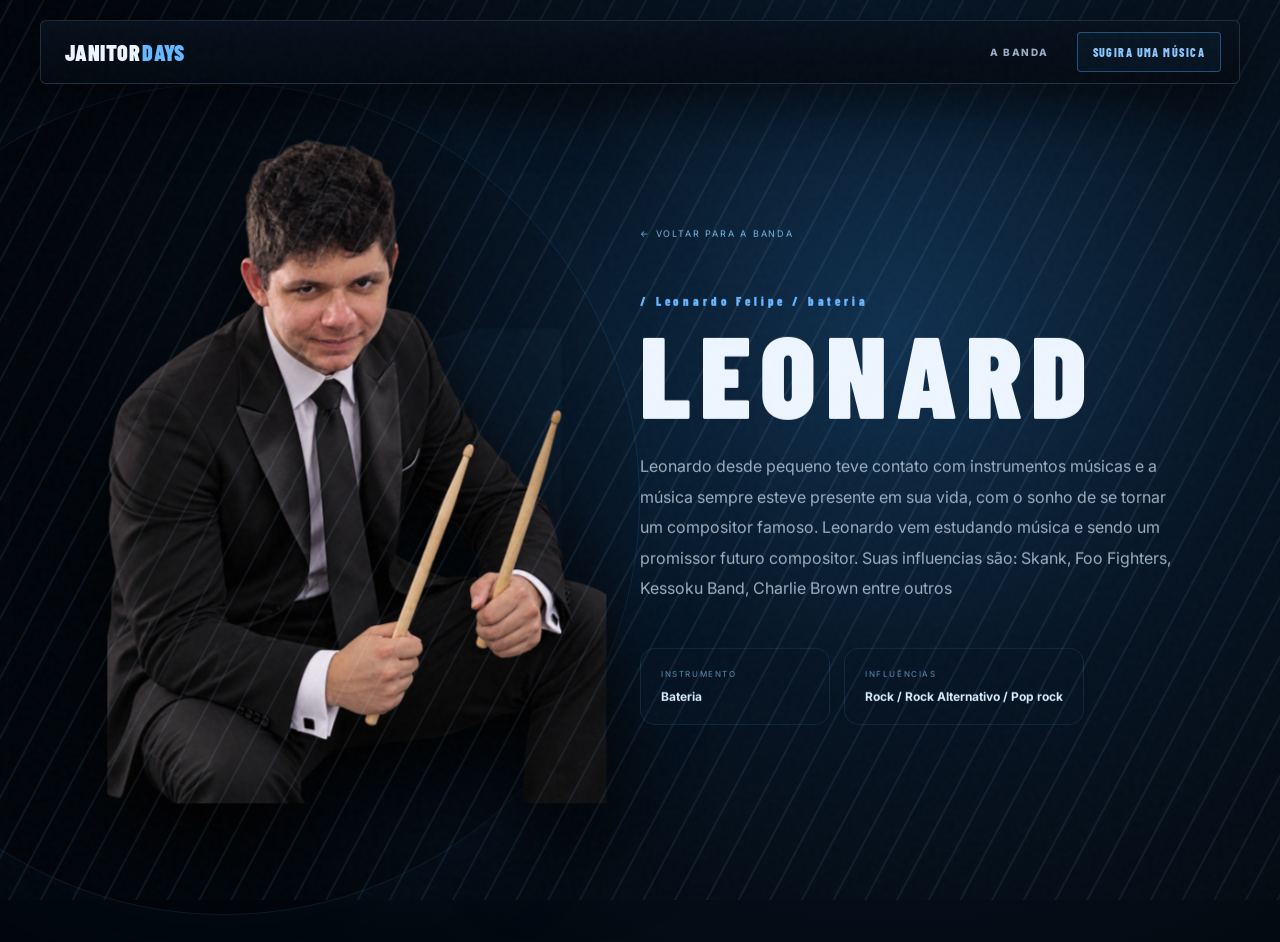
<file: integrante-1.html>
<!doctype html><html lang="pt-BR"><head><meta charset="utf-8">
    <meta name="viewport" content="width=device-width,initial-scale=1"><title>INTEGRANTE 01 — JANITOR DAYS</title>
    <link href="https://fonts.googleapis.com/css2?family=Barlow+Condensed:wght@500;600;700;800;900&family=Inter:wght@400;500;600;700;800;900&display=swap" 
    rel="stylesheet"><link rel="stylesheet" href="style.css"></head>
    <body class="memberPage"><div class="noise"></div><header id="nav"><a href="index.html" class="brand">JANITOR<span>DAYS</span>
    </a><nav><a href="index.html#banda">A BANDA</a><a href="sugira.html" class="navButton">SUGIRA UMA MÚSICA</a></nav>
</header><main class="memberHero"><div class="memberGlow scroll3d" data-speed=".14"></div><div class="memberImageWrap"><div class="memberNumber">01</div><img src="leonard.png" alt="INTEGRANTE 01"></div><div class="memberInfo scroll3d" data-speed="-.08"><a class="back buttonFX" href="index.html#banda">← VOLTAR PARA A BANDA</a><div class="eyebrow">/ Leonardo Felipe / bateria</div><h1>L E O N A R D<br><em></em></h1><p>Leonardo desde pequeno teve contato com instrumentos músicas e a música sempre esteve
presente em sua vida, com o sonho de se tornar um compositor famoso.
Leonardo vem estudando música e sendo um promissor futuro compositor.
Suas influencias são: Skank, Foo Fighters, Kessoku Band, Charlie Brown entre outros</p><div class="memberGrid"><div><small>INSTRUMENTO</small><strong>Bateria</strong></div><div><small>INFLUÊNCIAS</small><strong>Rock / Rock Alternativo / Pop rock </strong></div></div></div></main><script src="script.js"></script></body></html>
</file>
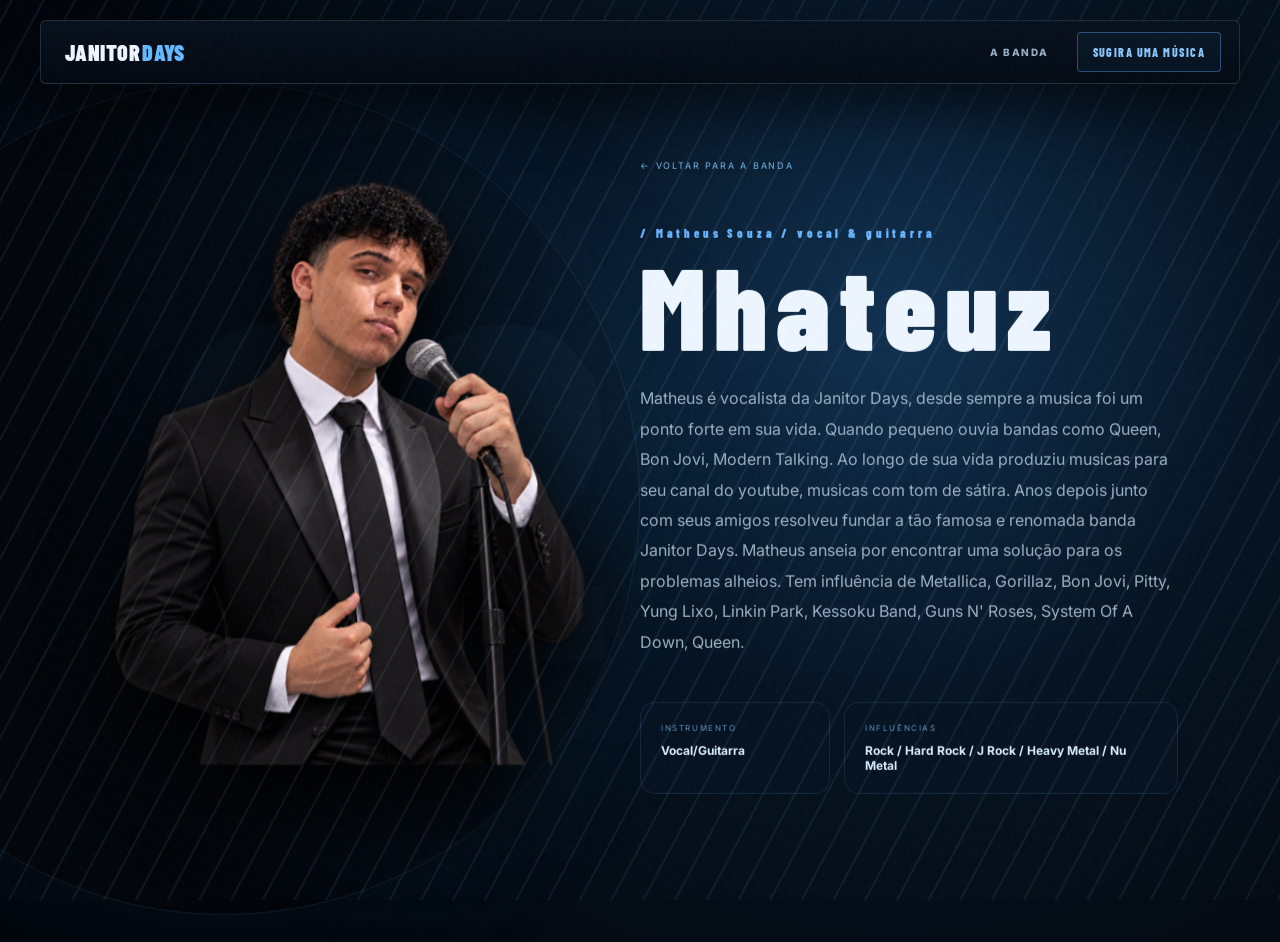
<file: integrante-2.html>
<!doctype html><html lang="pt-BR"><head><meta charset="utf-8"><meta name="viewport" content="width=device-width,initial-scale=1"><title>MHATEUZ — JANITOR DAYS</title><link href="https://fonts.googleapis.com/css2?family=Barlow+Condensed:wght@500;600;700;800;900&family=Inter:wght@400;500;600;700;800;900&display=swap" rel="stylesheet"><link rel="stylesheet" href="style.css"></head><body class="memberPage"><div class="noise"></div><header id="nav"><a href="index.html" class="brand">JANITOR<span>DAYS</span></a><nav><a href="index.html#banda">A BANDA</a><a href="sugira.html" class="navButton">SUGIRA UMA MÚSICA</a></nav></header><main class="memberHero"><div class="memberGlow scroll3d" data-speed=".14"></div><div class="memberImageWrap"><div class="memberNumber">02</div><img src="mhateuz.png" alt="INTEGRANTE 02"></div><div class="memberInfo scroll3d" data-speed="-.08"><a class="back buttonFX" href="index.html#banda">← VOLTAR PARA A BANDA</a><div class="eyebrow">/ Matheus Souza / vocal & guitarra </div><h1>M h a t e u z<br><em></em></h1><p>Matheus é vocalista da Janitor Days, desde sempre a musica foi um ponto forte em sua vida.
Quando pequeno ouvia bandas como Queen, Bon Jovi, Modern Talking.
Ao longo de sua vida produziu musicas para seu canal do youtube, musicas com tom de sátira.
Anos depois junto com seus amigos resolveu fundar a tão famosa e renomada banda Janitor Days.
Matheus anseia por encontrar uma solução para os problemas alheios.
Tem influência de Metallica, Gorillaz, Bon Jovi, Pitty, Yung Lixo, Linkin Park, Kessoku Band, Guns N' Roses,
System Of A Down, Queen.
</p><div class="memberGrid"><div><small>INSTRUMENTO</small><strong>Vocal/Guitarra</strong></div><div><small>INFLUÊNCIAS</small><strong>Rock / Hard Rock / J Rock / Heavy Metal / Nu Metal</strong></div></div></div></main><script src="script.js"></script></body></html>
</file>
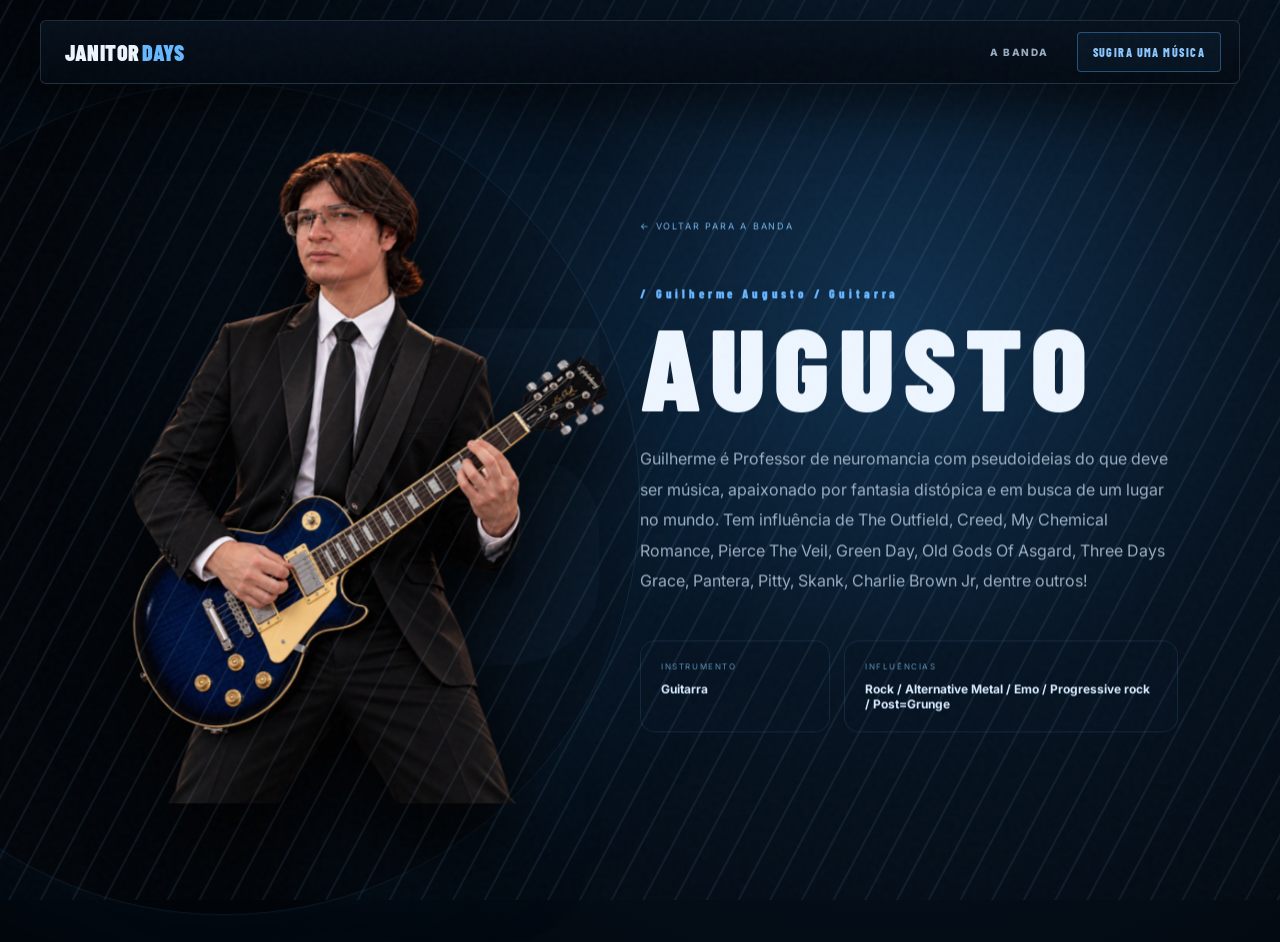
<file: integrante-3.html>
<!doctype html><html lang="pt-BR"><head><meta charset="utf-8"><meta name="viewport" content="width=device-width,initial-scale=1"><title>INTEGRANTE 03 — JANITOR DAYS</title><link href="https://fonts.googleapis.com/css2?family=Barlow+Condensed:wght@500;600;700;800;900&family=Inter:wght@400;500;600;700;800;900&display=swap" rel="stylesheet"><link rel="stylesheet" href="style.css"></head><body class="memberPage"><div class="noise"></div><header id="nav"><a href="index.html" class="brand">JANITOR<span>DAYS</span></a><nav><a href="index.html#banda">A BANDA</a><a href="sugira.html" class="navButton">SUGIRA UMA MÚSICA</a></nav></header><main class="memberHero"><div class="memberGlow scroll3d" data-speed=".14"></div><div class="memberImageWrap"><div class="memberNumber">03</div><img src="Augusto.png" alt="INTEGRANTE 03"></div><div class="memberInfo scroll3d" data-speed="-.08"><a class="back buttonFX" href="index.html#banda">← VOLTAR PARA A BANDA</a><div class="eyebrow">/ Guilherme Augusto / Guitarra</div><h1>A U G U S T O<br><em></em></h1><p>Guilherme é Professor de neuromancia com pseudoideias do que deve ser música, apaixonado por fantasia distópica e em busca de um lugar no mundo. Tem influência de The Outfield, Creed, My Chemical Romance, Pierce The Veil, Green Day, Old Gods Of Asgard, Three Days Grace, Pantera, Pitty, Skank, Charlie Brown Jr, dentre outros!</p><div class="memberGrid"><div><small>INSTRUMENTO</small><strong>Guitarra</strong></div><div><small>INFLUÊNCIAS</small><strong>Rock / Alternative Metal / Emo / Progressive rock / Post=Grunge </strong></div></div></div></main><script src="script.js"></script></body></html>
</file>
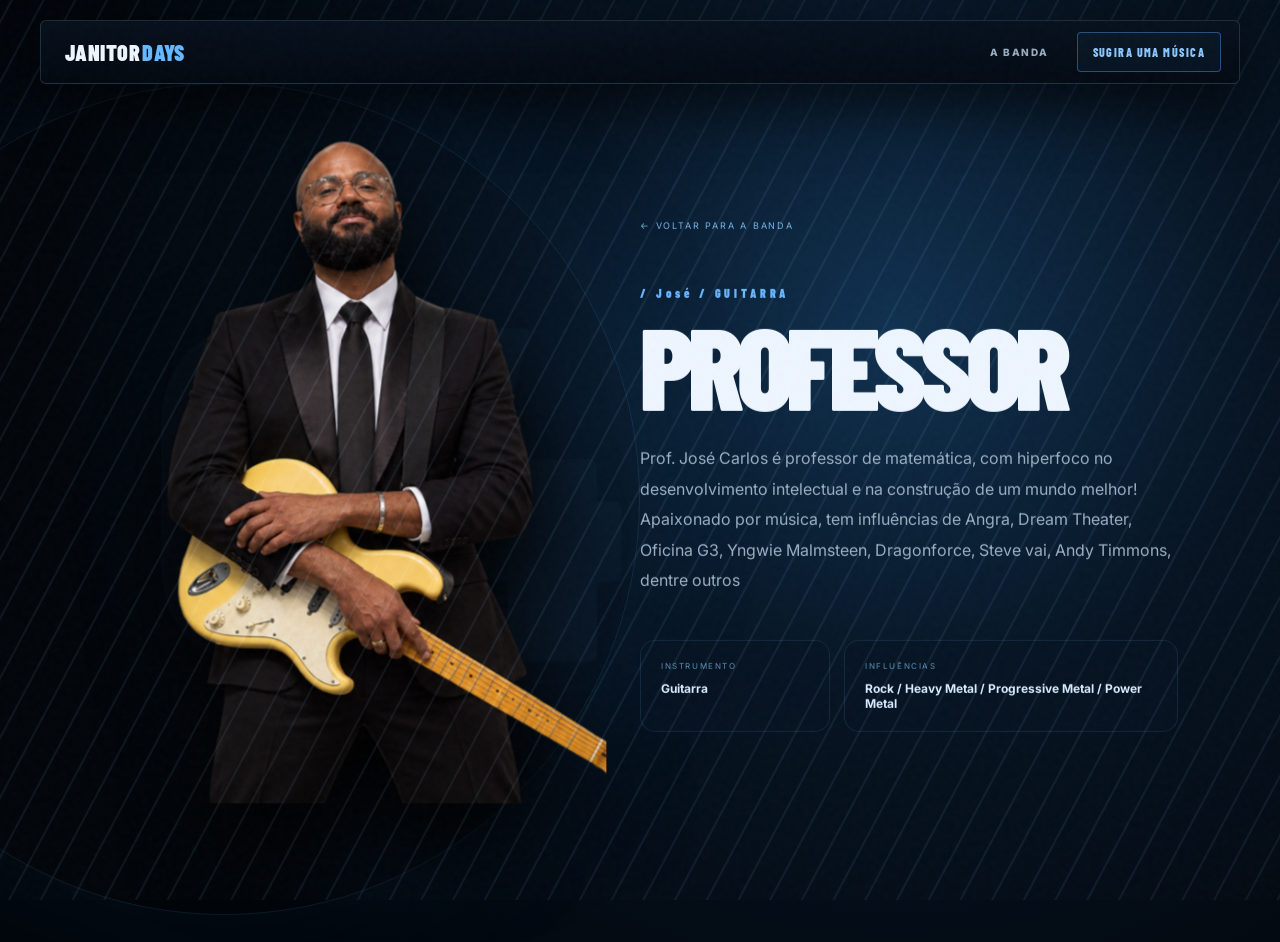
<file: integrante-4.html>
<!doctype html><html lang="pt-BR"><head><meta charset="utf-8"><meta name="viewport" content="width=device-width,initial-scale=1"><title>INTEGRANTE 04 — JANITOR DAYS</title><link href="https://fonts.googleapis.com/css2?family=Barlow+Condensed:wght@500;600;700;800;900&family=Inter:wght@400;500;600;700;800;900&display=swap" rel="stylesheet"><link rel="stylesheet" href="style.css"></head><body class="memberPage"><div class="noise"></div><header id="nav"><a href="index.html" class="brand">JANITOR<span>DAYS</span></a><nav><a href="index.html#banda">A BANDA</a><a href="sugira.html" class="navButton">SUGIRA UMA MÚSICA</a></nav></header><main class="memberHero"><div class="memberGlow scroll3d" data-speed=".14"></div><div class="memberImageWrap"><div class="memberNumber">04</div><img src="josenitor.png" alt="INTEGRANTE 04"></div><div class="memberInfo scroll3d" data-speed="-.08"><a class="back buttonFX" href="index.html#banda">← VOLTAR PARA A BANDA</a><div class="eyebrow">/ José / GUITARRA</div><h1>PROFESSOR<br><em></em></h1><p>Prof. José Carlos é professor de matemática, com hiperfoco no desenvolvimento intelectual e na construção de um mundo melhor!
Apaixonado por música, tem influências de Angra, Dream Theater, Oficina G3, Yngwie Malmsteen, Dragonforce, Steve vai, Andy Timmons, dentre outros</p><div class="memberGrid"><div><small>INSTRUMENTO</small><strong>Guitarra</strong></div><div><small>INFLUÊNCIAS</small><strong>Rock / Heavy Metal / Progressive Metal / Power Metal</strong></div></div></div></main><script src="script.js"></script></body></html>
</file>
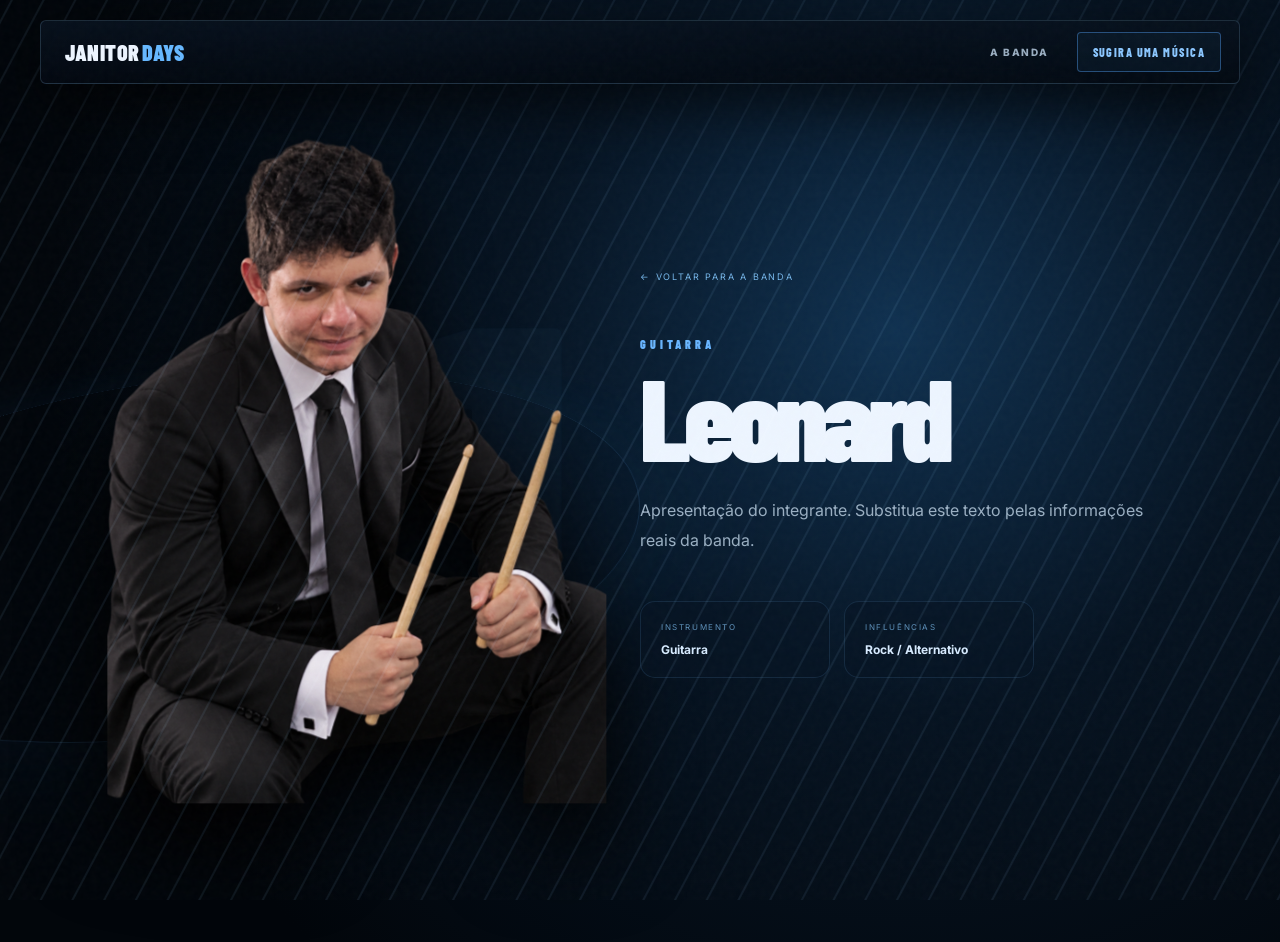
<file: integrante.html>
<!doctype html><html lang="pt-BR"><head><meta charset="utf-8"><meta name="viewport" content="width=device-width,initial-scale=1"><title>Integrante — JANITOR DAYS</title><link href="https://fonts.googleapis.com/css2?family=Barlow+Condensed:wght@500;600;700;800;900&family=Inter:wght@400;500;600;700;800;900&display=swap" rel="stylesheet"><link rel="stylesheet" href="style.css"></head><body class="memberPage"><div class="noise"></div><header id="nav"><a href="index.html" class="brand">JANITOR<span>DAYS</span></a><nav><a href="index.html#banda">A BANDA</a><a href="sugira.html" class="navButton">SUGIRA UMA MÚSICA</a></nav></header><main class="memberHero"><div class="memberGlow"></div><div class="memberImageWrap"><div class="memberNumber" id="number">01</div><img id="memberImage" src="leonard.png" alt="Integrante JANITOR DAYS"></div><div class="memberInfo"><a href="index.html#banda" class="back">← VOLTAR PARA A BANDA</a><div class="eyebrow" id="memberRole">GUITARRA</div><h1 id="memberName">INTEGRANTE 01</h1><p id="memberBio">Conheça este integrante da JANITOR DAYS.</p><div class="memberGrid"><div><small>INSTRUMENTO</small><strong id="instrument">Guitarra</strong></div><div><small>INFLUÊNCIAS</small><strong id="influences">Rock / Alternativo</strong></div></div></div></main><script src="member.js"></script></body></html>
</file>
<file: style.css>
*{box-sizing:border-box}html{scroll-behavior:smooth}body{margin:0;background:#03070d;color:#edf5ff;font-family:Inter,sans-serif;overflow-x:hidden}a{color:inherit;text-decoration:none}button{font:inherit}.noise{position:fixed;inset:0;z-index:100;pointer-events:none;opacity:.045;background-image:url("data:image/svg+xml,%3Csvg viewBox='0 0 180 180' xmlns='http://www.w3.org/2000/svg'%3E%3Cfilter id='n'%3E%3CfeTurbulence type='fractalNoise' baseFrequency='.8' numOctaves='4' stitchTiles='stitch'/%3E%3C/filter%3E%3Crect width='100%25' height='100%25' filter='url(%23n)' opacity='.5'/%3E%3C/svg%3E")}#pointer{position:fixed;width:300px;height:300px;border-radius:50%;pointer-events:none;z-index:2;transform:translate(-50%,-50%);background:radial-gradient(circle,#3d9cff14,transparent 68%)}#nav{position:fixed;z-index:90;top:20px;left:50%;translate:-50% 0;width:min(1200px,calc(100% - 32px));height:64px;padding:0 18px 0 24px;border:1px solid #9bd2ff18;border-radius:18px;background:#04101bcc;backdrop-filter:blur(25px);display:flex;align-items:center;justify-content:space-between;transition:.4s}#nav.scrolled{background:#04101bf2;box-shadow:0 25px 80px #000b}.brand{font-size:15px;font-weight:900;letter-spacing:-.06em}.brand span{color:#56a9ff;margin-left:2px}#nav nav{display:flex;gap:28px;align-items:center;font-size:10px;letter-spacing:.15em;font-weight:800;color:#9aaec1}#nav nav a:hover{color:#fff}.navButton{padding:12px 15px;border:1px solid #56a9ff66;border-radius:10px;color:#8bc7ff!important;background:#56a9ff0d}#menu{display:none;background:none;border:0;color:white;font-size:24px}

.stormHero{height:125svh;min-height:800px;position:relative;overflow:hidden;background:radial-gradient(ellipse at 50% 45%,#10243b 0,#06101d 42%,#02050a 80%);perspective:1400px}.sky{position:absolute;inset:0;background:radial-gradient(ellipse at 20% 20%,#3378b81c,transparent 35%),radial-gradient(ellipse at 80% 60%,#125b9b20,transparent 38%)}.cloud{position:absolute;width:65vw;height:24vw;background:#3978a914;filter:blur(60px);border-radius:50%;transform:rotate(-15deg);animation:cloud 18s ease-in-out infinite alternate}.cloud1{left:-15%;top:22%}.cloud2{right:-20%;top:48%;animation-delay:-8s}@keyframes cloud{to{translate:8vw 30px;scale:1.12}}.orb{position:absolute;border-radius:50%;filter:blur(2px);box-shadow:0 0 90px #3b9cff44}.orb1{width:7px;height:7px;background:#b8e0ff;left:22%;top:31%}.orb2{width:4px;height:4px;background:#fff;right:25%;top:24%}.heroGrid{position:absolute;width:130%;height:70%;left:-15%;bottom:-8%;background-image:linear-gradient(#58a8ff17 1px,transparent 1px),linear-gradient(90deg,#58a8ff17 1px,transparent 1px);background-size:75px 75px;transform:rotateX(68deg);transform-origin:bottom;mask-image:linear-gradient(transparent,#000 35%,transparent 100%)}.hero3d{position:absolute;inset:0;transform-style:preserve-3d;pointer-events:none;transition:transform .1s linear}.disc{position:absolute;border-radius:50%;border:1px solid #6db9ff22;box-shadow:inset 0 0 100px #247dc510,0 0 70px #247dc510}.disc1{width:48vw;height:48vw;left:26%;top:16%;animation:rotateDisc 25s linear infinite}.disc2{width:34vw;height:34vw;left:33%;top:23%;animation:rotateDisc 17s linear infinite reverse}.disc3{width:64vw;height:64vw;left:18%;top:8%;border-style:dashed;animation:rotateDisc 45s linear infinite}@keyframes rotateDisc{to{rotate:0 0 1 360deg}}.heroWord{position:absolute;left:50%;top:50%;translate:-50% -50%;font:900 clamp(110px,18vw,270px)/.7 "Barlow Condensed";letter-spacing:-.09em;white-space:nowrap}.heroWordBack{color:#3e8dcc09;transform:translateZ(-260px)}.heroWordFront{color:transparent;-webkit-text-stroke:1px #8bc7ff25;transform:translateZ(120px)}.heroLine{position:absolute;height:1px;background:linear-gradient(90deg,transparent,#75bbff55,transparent);width:100%;left:0}.l1{top:37%;transform:rotate(-13deg)}.l2{top:66%;transform:rotate(8deg)}.heroCopy{position:absolute;z-index:8;left:50%;top:48%;translate:-50% -50%;text-align:center;width:90%}.eyebrow{font-size:10px;letter-spacing:.38em;color:#68b5ff;font-weight:900;margin-bottom:22px}.heroCopy h1,h2{font:900 clamp(85px,12vw,180px)/.75 "Barlow Condensed";letter-spacing:-.075em;margin:0;text-transform:uppercase}.heroCopy h1 i,h2 em{font-style:normal;color:transparent;-webkit-text-stroke:1px #b6dcff80}.heroCopy p{font-size:11px;line-height:1.8;color:#93a9bc;margin-top:38px}.scrollHint{display:inline-flex;align-items:center;gap:12px;margin-top:55px;color:#82b9e9;font-size:9px;letter-spacing:.3em}.scrollHint span{width:35px;height:1px;background:#4c98db}.heroMeta{position:absolute;z-index:8;bottom:35px;left:0;right:0;display:flex;justify-content:space-between;padding:0 35px;color:#617589;font-size:9px;letter-spacing:.22em}

.bandIntro{position:relative;padding:190px 7vw 80px;background:linear-gradient(#03070d,#061321)}.sectionNumber{position:absolute;right:7vw;top:150px;font:900 180px "Barlow Condensed";color:#6bb5ff08}.container{max-width:1220px;margin:auto}.bandIntro h2,.experience h2,.suggestBox h2{margin:10px 0 30px}.intro{max-width:600px;color:#8499ac;line-height:1.85;font-size:13px}

.characterSection{height:1150px;position:relative;background:linear-gradient(#061321,#02070e);overflow:hidden;display:grid;place-items:center}.carouselStage{width:100%;height:850px;position:relative;perspective:1600px;transform-style:preserve-3d}.carouselRing{position:absolute;width:720px;height:720px;border:1px solid #4e9ce02b;border-radius:50%;left:50%;top:50%;translate:-50% -50%;box-shadow:0 0 100px #2a8be00d}.carouselRing:after{content:"";position:absolute;inset:65px;border:1px dashed #73baff16;border-radius:50%;animation:spin 30s linear infinite}@keyframes spin{to{rotate:360deg}}.carouselFloor{position:absolute;width:850px;height:400px;left:50%;bottom:40px;translate:-50%;background:radial-gradient(ellipse,#398bd422,transparent 65%);transform:rotateX(75deg);filter:blur(10px)}.characterCard{position:absolute;width:330px;height:620px;left:50%;top:50%;translate:-50% -50%;transform-style:preserve-3d;transition:transform .8s cubic-bezier(.2,.8,.2,1),opacity .6s,filter .6s;cursor:pointer}.charImage{height:450px;position:relative;border:1px solid #8ccaff22;border-radius:28px;background:linear-gradient(150deg,#10253b,#050a11);overflow:hidden;display:grid;place-items:center;box-shadow:0 40px 100px #000b}.charImage:before{content:"";position:absolute;inset:0;background:radial-gradient(circle at 50% 30%,#58a9ff2b,transparent 55%)}.charImage img{position:absolute;z-index:2;max-width:92%;max-height:100%;object-fit:contain;filter:drop-shadow(0 30px 35px #000);transform:translateZ(40px)}.charImage span{font:900 250px "Barlow Condensed";color:#ffffff08;z-index:1}.charInfo{text-align:center;padding-top:20px}.charInfo small{color:#5c88ad;font-size:9px;letter-spacing:.2em}.charInfo h3{font:800 30px "Barlow Condensed";letter-spacing:.02em;margin:7px 0 13px}.charInfo a{display:inline-flex;gap:20px;align-items:center;border:1px solid #68b5ff55;border-radius:10px;padding:10px 14px;color:#8dcaff;font-size:9px;letter-spacing:.15em}.charInfo a b{font-size:15px}.c0{transform:translate(-50%,-50%) translate3d(0,0,230px) rotateY(0);z-index:5}.c1{transform:translate(-50%,-50%) translate3d(-420px,20px,-60px) rotateY(42deg) scale(.78);opacity:.6;filter:brightness(.65)}.c2{transform:translate(-50%,-50%) translate3d(420px,20px,-60px) rotateY(-42deg) scale(.78);opacity:.6;filter:brightness(.65)}.c3{transform:translate(-50%,-50%) translate3d(0,80px,-420px) rotateY(180deg) scale(.6);opacity:.2;filter:brightness(.4)}.carouselBtn{position:absolute;top:45%;width:54px;height:54px;border:1px solid #6bb6ff44;border-radius:50%;background:#071523cc;color:#9bcfff;font-size:22px;z-index:10;cursor:pointer}.carouselBtn:hover{background:#123253}.prev{left:7%}.next{right:7%}.carouselDots{position:absolute;bottom:70px;left:0;right:0;text-align:center}.dot{display:inline-block;width:6px;height:6px;border-radius:50%;background:#31506b;margin:0 5px;cursor:pointer}.dot.active{background:#65b4ff;box-shadow:0 0 15px #65b4ff}

.experience{height:950px;position:relative;overflow:hidden;background:radial-gradient(circle at 25% 50%,#0d2942,#02070d 55%)}.experience3d{position:absolute;inset:0;display:grid;place-items:center;perspective:1000px}.cube{width:220px;height:220px;position:relative;transform-style:preserve-3d;animation:cube 18s linear infinite}.cube span{position:absolute;inset:0;border:1px solid #65b4ff33;background:#5baeff05;display:grid;place-items:center;font:900 90px "Barlow Condensed";color:#70baff1c}.cube span:nth-child(1){transform:translateZ(110px)}.cube span:nth-child(2){transform:rotateY(180deg) translateZ(110px)}.cube span:nth-child(3){transform:rotateY(90deg) translateZ(110px)}.cube span:nth-child(4){transform:rotateY(-90deg) translateZ(110px)}.cube span:nth-child(5){transform:rotateX(90deg) translateZ(110px)}.cube span:nth-child(6){transform:rotateX(-90deg) translateZ(110px)}@keyframes cube{to{transform:rotateX(360deg) rotateY(360deg)}}.orbit{position:absolute;border:1px solid #5eacff20;border-radius:50%;transform:rotateX(65deg) rotateZ(20deg)}.o1{width:600px;height:600px}.o2{width:900px;height:900px;transform:rotateX(65deg) rotateZ(-25deg)}.experienceCopy{position:relative;z-index:3;padding-top:260px}.suggestSection{padding:170px 6vw;background:#02060c}.suggestBox{border:1px solid #69b7ff24;border-radius:30px;padding:75px;background:linear-gradient(130deg,#0b1c2e,#050b13);display:flex;align-items:end;justify-content:space-between;gap:40px;box-shadow:0 50px 120px #0008}.bigButton{display:inline-flex;gap:35px;align-items:center;padding:18px 22px;border:1px solid #63b2ff77;border-radius:11px;color:#b5ddff;background:#65b4ff0b;font-size:10px;font-weight:900;letter-spacing:.13em;white-space:nowrap;transition:.3s}.bigButton:hover{background:#65b4ff18;transform:translateY(-5px);box-shadow:0 20px 60px #378ddd22}.bigButton span{font-size:18px}footer{padding:40px 6vw;border-top:1px solid #fff1;display:flex;justify-content:space-between;color:#536b80;font-size:9px;letter-spacing:.2em}footer strong{color:#dceeff}

@media(max-width:900px){#nav nav{display:none}#menu{display:block}.heroWord{font-size:25vw}.characterSection{height:950px}.characterCard{width:290px}.c1{transform:translate(-50%,-50%) translate3d(-270px,20px,-100px) rotateY(42deg) scale(.65)}.c2{transform:translate(-50%,-50%) translate3d(270px,20px,-100px) rotateY(-42deg) scale(.65)}.c3{display:none}.suggestBox{align-items:start;flex-direction:column}.bigButton{margin-top:20px}.experienceCopy{padding:260px 20px 0}.experience3d{opacity:.7}}
@media(max-width:600px){.stormHero{min-height:720px}.heroMeta{padding:0 18px}.heroCopy h1{font-size:24vw}.sectionNumber{font-size:100px}.bandIntro{padding:130px 20px 60px}.characterSection{height:820px}.carouselRing{width:90vw;height:90vw}.characterCard{width:260px;height:550px}.charImage{height:380px}.c1{transform:translate(-50%,-50%) translate3d(-175px,30px,-120px) rotateY(50deg) scale(.52)}.c2{transform:translate(-50%,-50%) translate3d(175px,30px,-120px) rotateY(-50deg) scale(.52)}.carouselBtn{width:44px;height:44px}.prev{left:5%}.next{right:5%}.experience{height:800px}.cube{width:150px;height:150px}.cube span:nth-child(1){transform:translateZ(75px)}.cube span:nth-child(2){transform:rotateY(180deg) translateZ(75px)}.cube span:nth-child(3){transform:rotateY(90deg) translateZ(75px)}.cube span:nth-child(4){transform:rotateY(-90deg) translateZ(75px)}.cube span:nth-child(5){transform:rotateX(90deg) translateZ(75px)}.cube span:nth-child(6){transform:rotateX(-90deg) translateZ(75px)}.suggestSection{padding:100px 20px}.suggestBox{padding:40px 25px}footer{flex-direction:column;gap:15px}}
@media(prefers-reduced-motion:reduce){*{animation:none!important;transition:none!important}}

/* PÁGINAS INDIVIDUAIS / ADMIN / FORM */
.memberPage,.formPage,.adminPage{min-height:100vh;background:radial-gradient(circle at 70% 35%,#103150 0,#061321 35%,#02060b 78%)}
.memberHero{min-height:100vh;position:relative;display:grid;grid-template-columns:1fr 1fr;align-items:center;padding:120px 8vw;overflow:hidden;perspective:1400px}.memberGlow{position:absolute;width:65vw;height:65vw;left:-15vw;top:10vh;border:1px solid #63b2ff22;border-radius:50%;box-shadow:0 0 160px #287ec015;transform:rotateX(67deg);animation:spin 28s linear infinite}.memberImageWrap{height:min(78vh,800px);position:relative;display:grid;place-items:center;transform-style:preserve-3d}.memberImageWrap img{position:relative;z-index:2;max-width:90%;max-height:90%;object-fit:contain;filter:drop-shadow(0 40px 40px #000);transform:translateZ(70px)}.memberNumber{position:absolute;z-index:1;font:900 40vw/.7 'Barlow Condensed';color:#78bdff08;left:50%;top:50%;transform:translate(-50%,-50%) translateZ(-100px)}.memberInfo{position:relative;z-index:3}.back{display:inline-block;color:#78b9ed;font-size:9px;letter-spacing:.2em;margin-bottom:55px}.memberInfo h1,.formIntro h1,.adminTop h1,.adminCard h1{font:900 clamp(70px,9vw,150px)/.75 'Barlow Condensed';letter-spacing:-.06em;margin:10px 0 35px}.memberInfo h1{max-width:700px}.memberInfo p{max-width:580px;color:#9aafc2;line-height:1.9}.memberGrid{display:flex;gap:14px;margin-top:45px}.memberGrid div{min-width:190px;padding:20px;border:1px solid #70baff20;border-radius:15px;background:#07152399}.memberGrid small{display:block;color:#5e91ba;font-size:8px;letter-spacing:.2em}.memberGrid strong{display:block;margin-top:10px;font-size:12px;color:#d7ebff}
.formShell{min-height:100vh;max-width:1150px;margin:auto;padding:180px 30px 100px;display:grid;grid-template-columns:.9fr 1.1fr;gap:100px;align-items:center}.formIntro h1{font-size:clamp(80px,10vw,160px)}.formIntro h1 em,.adminCard h1 em{font-style:normal;color:transparent;-webkit-text-stroke:1px #a8d6ff70}.formIntro p{color:#8fa6ba;line-height:1.8;max-width:470px}.suggestForm{display:grid;gap:18px;padding:38px;border:1px solid #71baff22;border-radius:24px;background:#071523aa;box-shadow:0 40px 100px #0008}.suggestForm label{font-size:9px;font-weight:900;letter-spacing:.18em;color:#79b7e9}.suggestForm label span{color:#526e85;font-weight:500}.suggestForm input,.suggestForm select,.suggestForm textarea,.adminCard input,.adminTools input,.adminTools select{width:100%;margin-top:9px;border:1px solid #6cb4ff22;border-radius:10px;background:#020910;color:#e9f5ff;padding:14px;font:500 13px Inter;outline:none}.suggestForm textarea{min-height:120px;resize:vertical}.suggestForm input:focus,.suggestForm select:focus,.suggestForm textarea:focus,.adminCard input:focus{border-color:#6cb4ff77}.suggestForm .bigButton{justify-content:center;margin-top:8px;cursor:pointer}.formPage .bigButton{background:#68b5ff0b}.formPage #formStatus{min-height:20px;color:#80c3ff;font-size:11px;text-align:center;letter-spacing:.12em}
.adminPage{padding:70px 5vw}.adminShell{max-width:1450px;margin:auto}.adminCard{max-width:600px;margin:12vh auto;padding:50px;border:1px solid #6fbaff24;border-radius:25px;background:#071523e8;box-shadow:0 40px 120px #000a}.adminCard p{color:#8299ac;line-height:1.7}.adminCard form{display:grid;gap:12px;margin-top:30px}.adminCard input{margin:0}.adminCard .bigButton{justify-content:center;cursor:pointer}.adminTop{display:flex;justify-content:space-between;align-items:end;border-bottom:1px solid #fff1;padding:30px 0}.adminTop h1{margin:0;font-size:80px}.smallButton,.deleteBtn{border:1px solid #6fbaff33;background:#071523;color:#8fc8ff;border-radius:8px;padding:10px 13px;font-size:9px;letter-spacing:.12em;cursor:pointer}.stats{display:grid;grid-template-columns:repeat(4,1fr);gap:15px;margin:25px 0}.stats div{padding:25px;border:1px solid #6fbaff1e;border-radius:15px;background:#071523aa}.stats small{display:block;color:#608bab;font-size:8px;letter-spacing:.2em}.stats strong{font:800 45px 'Barlow Condensed';display:block;margin-top:8px}.adminTools{display:flex;gap:12px;margin:20px 0}.adminTools input{margin:0;flex:1}.adminTools select{margin:0;width:220px}.tableWrap{overflow:auto;border:1px solid #6fbaff1d;border-radius:16px}.tableWrap table{width:100%;border-collapse:collapse;min-width:950px}.tableWrap th,.tableWrap td{text-align:left;padding:15px;border-bottom:1px solid #fff0f;color:#bcd0e0;font-size:11px}.tableWrap th{color:#5f90b5;font-size:8px;letter-spacing:.18em;background:#06111d}.tableWrap tr:hover td{background:#0b1d2e}.rowStatus{background:#071523;color:#9ccfff;border:1px solid #6fbaff22;padding:7px;border-radius:6px;font-size:9px}.deleteBtn{font-size:8px;color:#ff9a9a;border-color:#ff85851f}.adminCard #loginStatus{color:#ffaaaa;font-size:11px;margin-top:5px;min-height:16px}

/* scroll-driven 3D */
.scene{--sx:0px;--sy:0px;--scrollDepth:0px}.world3d,.carouselStage,.characterBackdrop,.worldColumn,.depthObject{transform-style:preserve-3d}.world3d{transform:translate3d(var(--sx),calc(var(--sy) + var(--scrollDepth)),0)}.bandIntro{overflow:hidden}.depthObject{position:absolute;width:380px;height:380px;border:1px solid #65b5ff18;border-radius:40%;right:-80px;top:80px;transform:rotateX(65deg) rotateZ(25deg) translateZ(-80px);box-shadow:0 0 100px #2383cc12}.characterBackdrop{position:absolute;inset:0;background:radial-gradient(circle at 50% 40%,#1b568620,transparent 42%);transform:translate3d(var(--sx),var(--sy),-200px)}.carouselStage{transform:translate3d(var(--sx),calc(var(--sy) + var(--scrollDepth)),0)}.scrollWorld{height:1100px;position:relative;overflow:hidden;background:radial-gradient(circle at 70% 40%,#0b3151,#02070d 60%);perspective:1300px}.worldColumn{position:absolute;inset:0;transform:translate3d(var(--sx),calc(var(--sy) + var(--scrollDepth)),0);transition:transform .1s}.massiveText{position:absolute;left:52%;top:40%;font:900 55vw/.7 'Barlow Condensed';color:#6bb6ff06;transform:translateZ(-450px) rotateY(-18deg)}.floatingPanel{position:absolute;border:1px solid #70baff24;background:#081a2ab5;backdrop-filter:blur(10px);box-shadow:0 30px 80px #0008;color:#8ec8ff;padding:25px 35px;font:900 40px/.8 'Barlow Condensed';letter-spacing:.03em}.floatingPanel small{font:700 9px Inter;letter-spacing:.2em;color:#5d87a8}.p1{left:12%;top:25%;transform:translateZ(180px) rotateY(22deg)}.p2{right:13%;top:35%;transform:translateZ(80px) rotateY(-25deg)}.p3{left:27%;bottom:20%;transform:translateZ(300px) rotateX(12deg)}.scrollCopy{position:relative;z-index:4;padding-top:300px}.scrollCopy h2{font-size:clamp(90px,13vw,190px)}
@media(max-width:900px){.memberHero,.formShell{grid-template-columns:1fr;gap:30px;padding-top:150px}.memberImageWrap{height:55vh}.memberInfo{padding-bottom:80px}.formShell{padding-left:20px;padding-right:20px}.stats{grid-template-columns:repeat(2,1fr)}.adminTop h1{font-size:60px}.scrollWorld{height:900px}.floatingPanel{font-size:30px;padding:18px}.p1{left:5%}.p2{right:5%}.p3{left:15%}}
@media(max-width:600px){.memberHero{padding:130px 20px 60px}.memberImageWrap{height:45vh}.memberInfo h1{font-size:65px}.memberGrid{flex-direction:column}.formIntro h1{font-size:75px}.suggestForm{padding:25px}.adminPage{padding:25px 15px}.adminCard{padding:30px 22px}.stats{gap:8px}.stats div{padding:18px}.stats strong{font-size:35px}.adminTools{flex-direction:column}.adminTools select{width:100%}.scrollCopy{padding:250px 20px 0}.scrollWorld{height:800px}}


/* === ROCK / SCROLL 3D PASS === */
:root{--storm:#66b8ff;--ice:#e8f4ff;--steel:#7892a8;--black:#020509}
body{background:#020509}
body:before{content:"";position:fixed;inset:0;pointer-events:none;z-index:1;opacity:.08;background:repeating-linear-gradient(118deg,transparent 0 9px,#8dcaff 10px 11px,transparent 12px 28px);mix-blend-mode:screen}
#nav{border-radius:6px;border-color:#9bd2ff2b;background:linear-gradient(180deg,#07111df2,#030911df);box-shadow:0 18px 60px #000a}
.brand{font-family:'Barlow Condensed',sans-serif;font-size:22px;letter-spacing:.02em}.brand span{color:var(--storm)}
.navButton{border-radius:4px!important;font-family:'Barlow Condensed';font-size:12px;letter-spacing:.12em}
.stormHero{height:125svh;min-height:850px;background:radial-gradient(ellipse at 50% 50%,#102a43 0,#071321 40%,#010307 82%);perspective:1800px}
.stormHero:after{content:"";position:absolute;inset:0;pointer-events:none;background:linear-gradient(90deg,#0007,transparent 18%,transparent 82%,#0007),linear-gradient(0deg,#020509 0,transparent 20%,transparent 82%,#020509aa);z-index:7}
.heroMembers{position:absolute;z-index:8;left:50%;top:10%;width:min(920px,94vw);height:40%;transform:translateX(-50%);display:flex;align-items:flex-end;justify-content:center;pointer-events:none}
.heroMember{position:relative;height:100%;width:25%;display:flex;align-items:flex-end;justify-content:center;pointer-events:auto;filter:drop-shadow(0 35px 25px #000b);transition:transform .35s ease,filter .35s ease;will-change:transform}
.heroMember img{max-height:100%;max-width:125%;object-fit:contain;position:relative;z-index:2;transform:translateZ(0)}
.heroMember span{position:absolute;bottom:12%;font:900 70px 'Barlow Condensed';color:#fff1;z-index:1}
.heroMember:hover{transform:translateY(-14px) scale(1.035);filter:drop-shadow(0 45px 30px #000) brightness(1.08)}
.hm1{z-index:3}.hm2{z-index:4}.hm3{z-index:5}.hm4{z-index:3}
.heroCopy{z-index:9;top:57%}.heroCopy h1{font-size:clamp(100px,13vw,205px);text-shadow:0 25px 70px #000b}.heroCopy h1 i{-webkit-text-stroke:1px #d9edffb8}
.heroCopy p{font-family:'Barlow Condensed';font-size:13px;letter-spacing:.22em;color:#b3c6d7}
.eyebrow{font-family:'Barlow Condensed';font-size:12px;letter-spacing:.32em}
.scrollHint{border:1px solid #74bbef55;padding:13px 18px;background:#06121eaa;transition:.3s}.scrollHint:hover{background:#74bbef18;transform:translateY(-4px);box-shadow:0 12px 35px #247fc433}
.bandIntro{background:linear-gradient(180deg,#020509,#081521 50%,#020509);border-top:1px solid #fff1;border-bottom:1px solid #fff1}
.bandIntro h2,.suggestBox h2,.scrollCopy h2{font-size:clamp(100px,13vw,190px);text-shadow:0 20px 60px #000}
.rockTitle:before{content:"//";display:block;color:#4f86b0;font:700 18px Inter;letter-spacing:.3em;margin-bottom:15px}
.characterSection{background:radial-gradient(circle at 50% 42%,#123552 0,#06111c 38%,#010408 75%);border-bottom:1px solid #fff1}
.characterSection:before{content:"SELECT YOUR PLAYER";position:absolute;top:85px;left:7vw;font:900 clamp(50px,7vw,100px)/.8 'Barlow Condensed';color:#fff08;letter-spacing:-.04em;z-index:1}
.carouselStage{z-index:2}
.characterCard{border-radius:4px}.charImage{border-radius:5px;border:1px solid #8ccaff33;background:linear-gradient(150deg,#10283e,#02060a);box-shadow:20px 40px 80px #000c, inset 0 0 50px #4b9ddd0d}.charInfo h3{font-size:34px;letter-spacing:.04em}.charInfo a{border-radius:3px;transition:.3s}.charInfo a:hover{background:#75bbef18;box-shadow:0 10px 30px #348edb33;transform:translateY(-3px)}
.carouselBtn{border-radius:3px;background:#06111dcc;transition:.25s}.carouselBtn:hover{transform:scale(1.08);background:#123653;color:white}.dot{border-radius:1px;width:22px;height:3px}.dot.active{width:42px;border-radius:1px}
.scrollWorld{background:radial-gradient(circle at 70% 40%,#123a59,#020509 65%);border-bottom:1px solid #fff1}
.scrollWorld:before{content:"";position:absolute;inset:0;background:repeating-linear-gradient(145deg,transparent 0 70px,#5ea8d914 71px 72px);transform:translateZ(-300px) rotateX(35deg);pointer-events:none}
.massiveText{font-size:62vw;color:#79c2ff08;text-shadow:20px 20px 0 #79c2ff03}.floatingPanel{border-radius:3px;transform-style:preserve-3d}.slash{position:absolute;height:2px;width:70vw;background:linear-gradient(90deg,transparent,#73bcff88,transparent);transform-origin:left}.slashA{left:5%;top:28%;transform:rotate(-16deg) translateZ(250px)}.slashB{right:-10%;bottom:28%;transform:rotate(13deg) translateZ(150px)}
.suggestSection{background:#020509;border-top:1px solid #fff1}.suggestBox{border-radius:4px;border-color:#74bbef2b;background:linear-gradient(120deg,#0b1c2b,#03070c);position:relative;overflow:hidden}.suggestBox:after{content:"ROCK";position:absolute;right:-30px;bottom:-95px;font:900 230px 'Barlow Condensed';color:#fff04;transform:rotate(-10deg);pointer-events:none}.suggestBox>*{position:relative;z-index:2}
.bigButton{border-radius:3px;font-family:'Barlow Condensed';font-size:13px;letter-spacing:.18em;position:relative;overflow:hidden}.bigButton:after{content:"";position:absolute;inset:0;background:linear-gradient(110deg,transparent 35%,#fff3 50%,transparent 65%);transform:translateX(-120%);transition:.6s}.bigButton:hover:after{transform:translateX(120%)}
/* scroll depth: only marked elements react; the member selector and hero members never do */
.scroll3d{--sy:0px;will-change:transform}.scroll3d{transform:translate3d(0,var(--sy),0)}
.heroWord.scroll3d{transform:translate3d(-50%,calc(-50% + var(--sy)),120px)}.heroWordBack.scroll3d{transform:translate3d(-50%,calc(-50% + var(--sy)),-260px)}.heroCopy.scroll3d{transform:translate3d(-50%,calc(-50% + var(--sy)),0)}
.heroLine.scroll3d{transform:translate3d(0,var(--sy),0)}
@media(max-width:900px){.heroMembers{top:12%;height:33%}.heroCopy{top:58%}.characterSection:before{top:45px}.heroMember{width:25%}.heroMember span{font-size:45px}}
@media(max-width:600px){.heroMembers{top:11%;height:31%;width:110vw}.heroMember img{max-width:145%}.heroCopy{top:58%}.heroCopy h1{font-size:25vw}.heroCopy p{font-size:10px}.characterSection:before{font-size:50px;left:20px}.bandIntro h2,.suggestBox h2,.scrollCopy h2{font-size:80px}}

.buttonFX:active,.carouselBtn:active,.charInfo a:active{transform:scale(.94)!important;filter:brightness(1.25)}

.shiftField{border:0;padding:0;margin:0;display:grid;gap:12px}.shiftField legend{padding:0;font-size:9px;font-weight:900;letter-spacing:.18em;color:#79b7e9}.shiftField legend span{color:#526e85;font-weight:500}.shiftButtons{display:grid;grid-template-columns:1fr 1fr;gap:10px}.shiftBtn{border:1px solid #6cb4ff28;border-radius:4px;background:#030a10;color:#91abc0;padding:18px 12px;font:900 18px 'Barlow Condensed';letter-spacing:.12em;cursor:pointer;transition:.25s;position:relative;overflow:hidden}.shiftBtn:hover{border-color:#6cb4ff70;background:#0a1d2e;transform:translateY(-3px)}.shiftBtn.selected{color:#eaf7ff;background:#123653;border-color:#7ac1ff;box-shadow:0 0 0 1px #7ac1ff44 inset,0 15px 35px #247fc433}.shiftBtn:active{transform:scale(.96)}
/* Shift selector */
.shiftButtons{margin-top:10px}
.shiftBtn span{font-size:22px;display:inline-block;margin-right:8px;opacity:.8}
.shiftBtn.selected span{opacity:1}
.shiftBtn:focus-visible,.bigButton:focus-visible,.navButton:focus-visible{outline:2px solid #a9dcff;outline-offset:3px}
#formStatus{min-height:24px;margin-top:14px;font-size:11px;line-height:1.5;letter-spacing:.08em;font-weight:800}
#formStatus.success{color:#9bd6ff}.error{color:#ffb4b4}.sendingText{color:#8dc9f5}.bigButton.sending{opacity:.65;cursor:wait}
/* Admin: separação real por turno */
.shiftFilters{display:flex;gap:8px;flex-wrap:wrap;margin:24px 0 12px}.shiftFilterBtn{border:1px solid #6cb4ff25;background:#06101a;color:#8ca6ba;padding:10px 16px;cursor:pointer;font:800 11px 'Barlow Condensed';letter-spacing:.12em;transition:.2s}.shiftFilterBtn:hover,.shiftFilterBtn.active{background:#123653;border-color:#7ac1ff;color:#eaf7ff}.shiftTag{display:inline-block;padding:5px 8px;border:1px solid #6cb4ff30;font:800 10px 'Barlow Condensed';letter-spacing:.1em}.shiftTag.morning{color:#b8ddff}.shiftTag.afternoon{color:#a4c4df}.empty{text-align:center;padding:40px!important;color:#668097}
.memberImageWrap{position:relative}.memberImageWrap img{display:block}.memberImageWrap img[src$=".png"]{object-fit:contain}
.memberImageWrap:has(img[src$=".png"]){min-height:480px}

/* Admin repertoire: MANHÃ + TARDE sempre visíveis */
.repertoireGrid{display:grid;grid-template-columns:1fr 1fr;gap:18px;margin-top:20px;align-items:start}
.repertoirePanel{min-width:0;border:1px solid #6fbaff1d;border-radius:16px;background:#071523aa;overflow:hidden}
.panelTitle{display:flex;justify-content:space-between;align-items:center;padding:20px 22px;border-bottom:1px solid #6fbaff18;background:linear-gradient(120deg,#0b1c2b,#06101a)}
.panelTitle>div{display:flex;align-items:center;gap:12px}
.panelTitle>div>span{font-size:25px;color:#9bd6ff}
.panelTitle small{display:block;color:#608bab;font-size:8px;letter-spacing:.2em}
.panelTitle h2{margin:3px 0 0;font:900 38px/.9 'Barlow Condensed';letter-spacing:-.02em;color:#e7f5ff}
.panelTitle>strong{font:800 38px 'Barlow Condensed';color:#79c2ff}
.repertoirePanel .tableWrap{border:0;border-radius:0}
.repertoirePanel .tableWrap table{min-width:720px}
.repertoirePanel .tableWrap th,.repertoirePanel .tableWrap td{padding:12px;font-size:10px}
.repertoirePanel .tableWrap th{font-size:7px}
@media(max-width:1050px){.repertoireGrid{grid-template-columns:1fr}.repertoirePanel .tableWrap table{min-width:800px}}

/* =====================================================
   PRÓXIMOS SHOWS — ADMIN
   ===================================================== */

.showAdminHeader {
  margin: 38px 0 18px;
  padding: 26px 28px;
  border: 1px solid #72baff20;
  background:
    radial-gradient(circle at 90% 20%, #3d9cff16, transparent 35%),
    linear-gradient(135deg, #071522ee, #02070dcc);
  display: flex;
  align-items: center;
  justify-content: space-between;
  gap: 25px;
  position: relative;
  overflow: hidden;
}

.showAdminHeader::before {
  content: "";
  position: absolute;
  width: 280px;
  height: 280px;
  right: -100px;
  top: -150px;
  border-radius: 50%;
  border: 1px solid #72baff18;
  box-shadow:
    0 0 80px #3d9cff15,
    inset 0 0 60px #3d9cff0b;
  pointer-events: none;
}

.showAdminHeader h2 {
  margin: 4px 0 0;
  font: 900 34px/.9 "Barlow Condensed";
  letter-spacing: -.04em;
}

.scheduleShowBtn {
  position: relative;
  z-index: 2;
  border: 1px solid #72baff70;
  background: linear-gradient(180deg, #0d2b43, #06121e);
  color: #dff2ff;
  padding: 14px 20px;
  cursor: pointer;
  font: 800 11px "Barlow Condensed";
  letter-spacing: .13em;
  transition: .2s ease;
  box-shadow:
    0 15px 40px #0008,
    inset 0 0 25px #4ea6e910;
}

.scheduleShowBtn span {
  font-size: 19px;
  margin-right: 7px;
  vertical-align: -2px;
}

.scheduleShowBtn:hover {
  transform: translateY(-3px);
  border-color: #a5d8ff;
  background: linear-gradient(180deg, #123d5c, #081a29);
  box-shadow:
    0 18px 50px #0009,
    0 0 30px #318bd522;
}

/* LISTA DOS SHOWS NO ADMIN */

.showsAdminList {
  display: grid;
  grid-template-columns: repeat(auto-fit, minmax(280px, 1fr));
  gap: 14px;
  margin-bottom: 35px;
}

.adminShowCard {
  position: relative;
  overflow: hidden;
  min-height: 135px;
  padding: 22px;
  border: 1px solid #72baff1e;
  background:
    radial-gradient(circle at 100% 0%, #318bd51a, transparent 45%),
    linear-gradient(145deg, #071522, #02070d);
  box-shadow: 0 18px 55px #0007;
}

.adminShowCard::after {
  content: "";
  position: absolute;
  width: 120px;
  height: 120px;
  right: -50px;
  bottom: -60px;
  border-radius: 50%;
  border: 1px solid #72baff16;
}

.adminShowDate {
  color: #70baff;
  font: 900 12px "Barlow Condensed";
  letter-spacing: .18em;
}

.adminShowName {
  margin-top: 10px;
  font: 900 29px/.95 "Barlow Condensed";
  letter-spacing: -.03em;
}

.deleteShowBtn {
  margin-top: 18px;
  border: 1px solid #ff5e5e33;
  background: #ff3d3d08;
  color: #ff9b9b;
  padding: 7px 11px;
  cursor: pointer;
  font: 800 9px "Barlow Condensed";
  letter-spacing: .14em;
}

.deleteShowBtn:hover {
  background: #ff3d3d14;
  border-color: #ff777766;
}

/* MODAL */

.showModal {
  position: fixed;
  inset: 0;
  z-index: 999;
  display: grid;
  place-items: center;
  padding: 20px;
}

.showModal[hidden] {
  display: none;
}

.showModalBackdrop {
  position: absolute;
  inset: 0;
  background: #01050bcc;
  backdrop-filter: blur(18px);
}

.showModalCard {
  position: relative;
  z-index: 2;
  width: min(520px, 100%);
  padding: 38px;
  border: 1px solid #72baff35;
  background:
    radial-gradient(circle at 90% 0%, #318bd51b, transparent 40%),
    linear-gradient(145deg, #071522, #02070d);
  box-shadow:
    0 40px 120px #000d,
    inset 0 0 60px #3d9cff08;
  animation: showModalIn .25s ease both;
}

@keyframes showModalIn {
  from {
    opacity: 0;
    transform: translateY(20px) scale(.97);
  }
  to {
    opacity: 1;
    transform: none;
  }
}

.closeShowModal {
  position: absolute;
  top: 15px;
  right: 17px;
  width: 35px;
  height: 35px;
  border: 1px solid #72baff25;
  background: #06111b;
  color: #9fcfff;
  cursor: pointer;
  font-size: 22px;
}

.showModalCard h2 {
  margin: 12px 0 18px;
  font: 900 clamp(45px, 8vw, 70px)/.78 "Barlow Condensed";
  letter-spacing: -.06em;
}

.showModalCard h2 em {
  color: transparent;
  -webkit-text-stroke: 1px #8bcaff;
  font-style: normal;
}

.showModalDescription {
  color: #8095a7;
  line-height: 1.7;
  font-size: 13px;
  margin-bottom: 28px;
}

#showForm {
  display: grid;
  gap: 18px;
}

#showForm label {
  display: grid;
  gap: 8px;
  color: #7893a8;
  font: 800 10px "Barlow Condensed";
  letter-spacing: .16em;
}

#showForm input {
  width: 100%;
  height: 50px;
  border: 1px solid #72baff22;
  outline: none;
  background: #030a11;
  color: #e8f5ff;
  padding: 0 14px;
  font: 600 13px Inter;
}

#showForm input:focus {
  border-color: #72baff88;
  box-shadow: 0 0 25px #3d9cff12;
}

.confirmShowBtn {
  height: 50px;
  border: 1px solid #72baff66;
  background: linear-gradient(180deg, #0c2d46, #06121d);
  color: #dff2ff;
  cursor: pointer;
  font: 900 11px "Barlow Condensed";
  letter-spacing: .18em;
  transition: .2s;
}

.confirmShowBtn:hover {
  transform: translateY(-2px);
  border-color: #a7dcff;
  box-shadow: 0 15px 40px #318bd522;
}

.showFormStatus {
  min-height: 18px;
  color: #76bdff;
  font-size: 11px;
}

@media(max-width:700px) {
  .showAdminHeader {
    align-items: flex-start;
    flex-direction: column;
  }

  .scheduleShowBtn {
    width: 100%;
  }

  .showModalCard {
    padding: 28px 22px;
  }
}

/* =========================================================
   PRÓXIMOS SHOWS — EVENT SECTION
   ========================================================= */

.upcomingShows {
  position: relative;
  min-height: 900px;
  overflow: hidden;
  background:
    radial-gradient(
      ellipse at 50% 45%,
      #174d78 0%,
      #0a2943 22%,
      #03101b 55%,
      #010508 100%
    );
  border-top: 1px solid #79caff22;
  border-bottom: 1px solid #79caff22;
  isolation: isolate;
}

/* LUZ GERAL */

.showAtmosphere {
  position: absolute;
  width: 900px;
  height: 900px;
  left: 50%;
  top: 45%;
  transform: translate(-50%, -50%);

  background:
    radial-gradient(
      circle,
      #55baff25 0%,
      #318bd510 30%,
      transparent 70%
    );

  filter: blur(25px);
  pointer-events: none;
}

/* FEIXES DE LUZ */

.showLightBeam {
  position: absolute;
  width: 2px;
  height: 120%;
  top: -10%;

  background:
    linear-gradient(
      transparent,
      #70c8ff35,
      #b7e5ff70,
      #70c8ff20,
      transparent
    );

  filter: blur(2px);

  transform-origin: center;
  pointer-events: none;
}

.showLightBeamOne {
  left: 25%;
  transform: rotate(20deg);
  animation: beamMoveOne 7s ease-in-out infinite alternate;
}

.showLightBeamTwo {
  right: 28%;
  transform: rotate(-20deg);
  animation: beamMoveTwo 9s ease-in-out infinite alternate;
}

@keyframes beamMoveOne {
  from {
    opacity: .15;
    transform: rotate(16deg) translateX(-80px);
  }

  to {
    opacity: .5;
    transform: rotate(25deg) translateX(80px);
  }
}

@keyframes beamMoveTwo {
  from {
    opacity: .15;
    transform: rotate(-25deg) translateX(80px);
  }

  to {
    opacity: .45;
    transform: rotate(-16deg) translateX(-80px);
  }
}

/* LINHAS DE PALCO */

.showStageLines {
  position: absolute;

  width: 150%;
  height: 500px;

  left: -25%;
  bottom: -230px;

  transform:
    perspective(700px)
    rotateX(65deg);

  background-image:
    linear-gradient(
      #72c7ff16 1px,
      transparent 1px
    ),
    linear-gradient(
      90deg,
      #72c7ff16 1px,
      transparent 1px
    );

  background-size: 70px 70px;

  mask-image:
    linear-gradient(
      transparent,
      #000 25%,
      #000 75%,
      transparent
    );

  pointer-events: none;
}

/* CONTAINER */

.upcomingShowsInner {
  width: min(1240px, calc(100% - 70px));
  margin: auto;

  padding:
    110px
    0
    120px;

  position: relative;
  z-index: 5;
}

/* LINHA SUPERIOR */

.upcomingTopLine {
  display: flex;
  align-items: center;
  gap: 10px;

  color: #79caff;

  font:
    800 10px
    "Barlow Condensed";

  letter-spacing: .25em;

  border-bottom:
    1px solid #72baff20;

  padding-bottom: 16px;
}

.topLineRight {
  margin-left: auto;
  color: #55778f;
}

/* BOLINHA */

.liveDot {
  width: 7px;
  height: 7px;

  border-radius: 50%;

  background: #7acaff;

  box-shadow:
    0 0 10px #72baff,
    0 0 25px #72baff;

  animation: livePulse 1.5s ease-in-out infinite;
}

@keyframes livePulse {
  50% {
    opacity: .35;
    transform: scale(.65);
  }
}

/* HERO */

.upcomingHero {
  display: grid;

  grid-template-columns:
    1fr
    180px;

  align-items: end;

  margin-top: 55px;

  margin-bottom: 60px;
}

/* TÍTULO */

.showEyebrow {
  color: #76c6ff;

  font:
    900 11px
    "Barlow Condensed";

  letter-spacing: .35em;

  margin-bottom: 20px;
}

.upcomingTitle h2 {
  margin: 0;

  font:
    900 clamp(90px, 12vw, 170px)/.72
    "Barlow Condensed";

  letter-spacing: -.08em;

  text-shadow:
    0 20px 70px #000b,
    0 0 80px #318bd520;
}

.upcomingTitle h2 span {
  color: transparent;

  -webkit-text-stroke:
    1.5px #91d5ff;

  text-shadow:
    0 0 35px #72baff40;
}

/* LADO */

.upcomingSideText {
  border-left:
    1px solid #72baff35;

  padding-left: 25px;

  position: relative;
}

.sideNumber {
  color: #72baff;

  font:
    900 80px/.8
    "Barlow Condensed";

  letter-spacing: -.08em;
}

.upcomingSideText p {
  color: #6e8ba0;

  font:
    800 10px/1.5
    "Barlow Condensed";

  letter-spacing: .18em;

  margin-top: 15px;
}

/* =========================================================
   CARDS
   ========================================================= */

.upcomingShowsList {
  display: grid;

  grid-template-columns:
    repeat(3, 1fr);

  gap: 18px;

  position: relative;
}

/* CARD */

.upcomingShowCard {
  position: relative;

  min-height: 290px;

  padding: 32px;

  overflow: hidden;

  border:
    1px solid #72baff32;

  background:
    linear-gradient(
      145deg,
      #0a263df2,
      #02080ef5
    );

  box-shadow:
    0 30px 80px #000c,
    inset 0 0 50px #318bd508;

  transition:
    transform .4s ease,
    border-color .3s ease,
    box-shadow .3s ease;

  transform-style: preserve-3d;
}

/* PRIMEIRO SHOW */

.upcomingShowCard:first-child {
  grid-column: span 2;

  min-height: 400px;

  padding: 45px;

  background:
    radial-gradient(
      circle at 85% 15%,
      #318bd535,
      transparent 35%
    ),

    linear-gradient(
      135deg,
      #0c2d48f5,
      #02080ef7
    );

  box-shadow:
    0 45px 110px #000e,
    0 0 70px #318bd515,
    inset 0 0 70px #318bd50a;
}

.upcomingShowCard:hover {
  transform:
    translateY(-10px)
    rotateX(2deg)
    rotateY(-1deg);

  border-color:
    #8ed5ff75;

  box-shadow:
    0 50px 120px #000e,
    0 0 60px #318bd525;
}

/* NÚMERO GIGANTE */

.upcomingShowNumber {
  position: absolute;

  right: -15px;
  top: -40px;

  color: transparent;

  -webkit-text-stroke:
    1px #83ceff20;

  font:
    900 240px/.8
    "Barlow Condensed";

  letter-spacing: -.1em;

  pointer-events: none;
}

.upcomingShowCard:first-child
.upcomingShowNumber {
  font-size: 340px;
}

/* LABEL */

.upcomingShowLabel {
  position: relative;
  z-index: 3;

  color: #77c6ff;

  font:
    900 10px
    "Barlow Condensed";

  letter-spacing: .28em;
}

/* NOME */

.upcomingShowName {
  position: relative;
  z-index: 3;

  margin-top: 22px;

  max-width: 780px;

  font:
    900 clamp(45px, 5.5vw, 80px)/.82
    "Barlow Condensed";

  letter-spacing: -.055em;

  text-transform: uppercase;
}

.upcomingShowCard:not(:first-child)
.upcomingShowName {
  font-size: 42px;
}

/* DATA */

.upcomingShowDate {
  position: absolute;

  left: 32px;
  bottom: 30px;

  z-index: 3;

  color: #c8eaff;

  font:
    800 12px
    "Barlow Condensed";

  letter-spacing: .13em;

  text-transform: uppercase;
}

.upcomingShowCard:first-child
.upcomingShowDate {
  left: 45px;
  bottom: 40px;

  font-size: 14px;
}

.upcomingShowDate::before {
  content: "●";

  color: #72c8ff;

  margin-right: 9px;

  font-size: 7px;

  text-shadow:
    0 0 15px #72baff;
}

/* LINHA DE LUZ */

.upcomingShowCard::after {
  content: "";

  position: absolute;

  left: -20%;

  bottom: 0;

  width: 140%;
  height: 2px;

  background:
    linear-gradient(
      90deg,
      transparent,
      #72caff,
      transparent
    );

  box-shadow:
    0 0 20px #72baff;

  opacity: .7;
}

/* ESTADO VAZIO */

.showLoading,
.noShows {
  grid-column: 1 / -1;

  min-height: 180px;

  border: none;

  display: flex;

  align-items: center;
  justify-content: center;

  color: #57758a;

  font:
    800 10px
    "Barlow Condensed";

  letter-spacing: .2em;

  background: transparent;
}

/* =========================================================
   MOBILE
   ========================================================= */

@media(max-width:900px) {

  .upcomingShowsInner {
    width:
      calc(100% - 40px);

    padding:
      90px 0 90px;
  }

  .upcomingHero {
    grid-template-columns: 1fr;

    gap: 40px;
  }

  .upcomingTitle h2 {
    font-size: 19vw;
  }

  .upcomingShowsList {
    grid-template-columns: 1fr 1fr;
  }

  .upcomingShowCard:first-child {
    grid-column: span 2;
  }
}

@media(max-width:600px) {

  .upcomingShowsInner {
    width:
      calc(100% - 30px);

    padding:
      70px 0 70px;
  }

  .topLineRight {
    display: none;
  }

  .upcomingTitle h2 {
    font-size: 21vw;
  }

  .upcomingShowsList {
    grid-template-columns: 1fr;
  }

  .upcomingShowCard:first-child {
    grid-column: span 1;

    min-height: 390px;

    padding: 30px;
  }

  .upcomingShowCard {
    min-height: 270px;

    padding: 28px;
  }

  .upcomingShowCard:first-child
  .upcomingShowNumber {
    font-size: 230px;
  }

  .upcomingShowName,
  .upcomingShowCard:not(:first-child)
  .upcomingShowName {
    font-size: 44px;
  }

  .upcomingShowDate,
  .upcomingShowCard:first-child
  .upcomingShowDate {
    left: 28px;
    bottom: 25px;

    font-size: 10px;
  }
}
</file>
